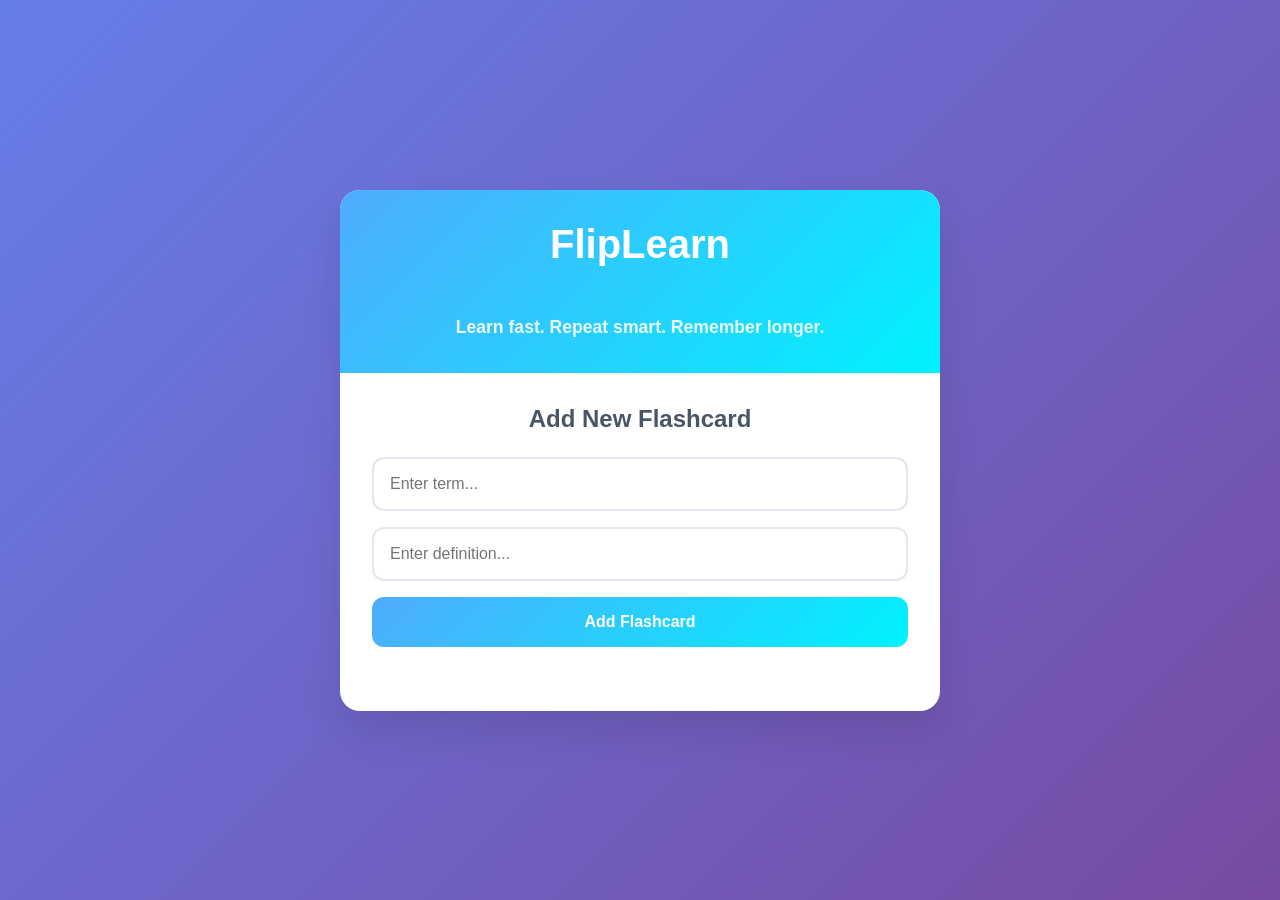
<file: LexiLoop/index.html>
<!DOCTYPE html>
<html lang="en">
<head>
    <meta charset="UTF-8">
    <meta name="viewport" content="width=device-width, initial-scale=1.0">
    <title>FlipLearn - Learn fast. Repeat smart. Remember longer.</title>
    <link rel="stylesheet" href="style.css">
</head>
<body>
    <div class="container">
        <header>
            <h1><span class="logo">FlipLearn</span><br>
            <small>Learn fast. Repeat smart. Remember longer.</small></h1>
        </header>

        <!-- Add Flashcard Section -->
        <section id="add-section" class="section active">
            <h2>Add New Flashcard</h2>
            <form id="flashcard-form">
                <input type="text" id="term" placeholder="Enter term..." required>
                <input type="text" id="definition" placeholder="Enter definition..." required>
                <button type="submit">Add Flashcard</button>
            </form>
            <div id="flashcard-list"></div>
        </section>

        <!-- Study Mode Section -->
        <section id="study-section" class="section">
            <div class="mastery-tracker">
                <div class="progress-container">
                    <div id="progress-bar" class="progress-bar"></div>
                </div>
                <p id="mastery-percent">0% Mastery</p>
            </div>
            <div id="current-card" class="flashcard" style="display: none;">
                <div class="card-content">
                    <h3 id="card-term"></h3>
                    <p id="card-definition" style="display: none;"></p>
                </div>
                <div class="card-actions">
                    <button id="flip-btn">Flip</button>
                    <button id="learned-btn">Learned ✓</button>
                    <button id="not-learned-btn">Not Learned ✗</button>
                </div>
            </div>
            <div class="study-controls">
                <button id="start-study">Start Study Mode</button>
                <button id="end-study">End Study Mode</button>
            </div>
        </section>
    </div>

    <script src="script.js"></script>
</body>
</html>
</file>
<file: LexiLoop/style.css>
/* Reset and Base Styles */
* {
    margin: 0;
    padding: 0;
    box-sizing: border-box;
}

body {
    font-family: -apple-system, BlinkMacSystemFont, 'Segoe UI', Roboto, sans-serif;
    background: linear-gradient(135deg, #667eea 0%, #764ba2 100%);
    min-height: 100vh;
    display: flex;
    align-items: center;
    justify-content: center;
    color: #333;
}

.container {
    max-width: 600px;
    width: 90%;
    background: white;
    border-radius: 20px;
    box-shadow: 0 20px 40px rgba(0,0,0,0.1);
    overflow: hidden;
}

header {
    background: linear-gradient(135deg, #4facfe 0%, #00f2fe 100%);
    color: white;
    text-align: center;
    padding: 2rem;
}

.logo {
    font-size: 2.5rem;
    font-weight: 700;
    display: block;
}

header small {
    opacity: 0.9;
    font-size: 1.1rem;
}

/* Sections */
.section {
    padding: 2rem;
    display: none;
}

.section.active {
    display: block;
}

h2 {
    margin-bottom: 1.5rem;
    color: #4a5568;
    text-align: center;
}

/* Form Styles */
#flashcard-form {
    display: flex;
    flex-direction: column;
    gap: 1rem;
    margin-bottom: 2rem;
}

#flashcard-form input {
    padding: 1rem;
    border: 2px solid #e2e8f0;
    border-radius: 12px;
    font-size: 1rem;
    transition: border-color 0.3s;
}

#flashcard-form input:focus {
    outline: none;
    border-color: #4facfe;
}

#flashcard-form button,
button {
    background: linear-gradient(135deg, #4facfe 0%, #00f2fe 100%);
    color: white;
    border: none;
    padding: 1rem 2rem;
    border-radius: 12px;
    font-size: 1rem;
    font-weight: 600;
    cursor: pointer;
    transition: transform 0.2s, box-shadow 0.2s;
}

#flashcard-form button:hover,
button:hover {
    transform: translateY(-2px);
    box-shadow: 0 10px 20px rgba(79, 172, 254, 0.3);
}

/* Flashcard List */
.flashcard-item {
    background: #f7fafc;
    border: 2px solid #e2e8f0;
    border-radius: 12px;
    padding: 1.5rem;
    margin-bottom: 1rem;
    display: flex;
    justify-content: space-between;
    align-items: center;
}

.flashcard-term {
    font-weight: 600;
    font-size: 1.1rem;
    color: #2d3748;
}

.flashcard-definition {
    color: #4a5568;
    font-style: italic;
    margin-top: 0.5rem;
}

.item-actions {
    display: flex;
    gap: 0.5rem;
}

.edit-btn, .delete-btn {
    padding: 0.5rem 1rem;
    font-size: 0.9rem;
}

.delete-btn {
    background: #e53e3e;
}

.edit-btn {
    background: #ed8936;
}

/* Study Mode */
.mastery-tracker {
    text-align: center;
    margin-bottom: 2rem;
}

.progress-container {
    width: 100%;
    height: 12px;
    background: #e2e8f0;
    border-radius: 6px;
    overflow: hidden;
    margin-bottom: 0.5rem;
}

.progress-bar {
    height: 100%;
    background: linear-gradient(90deg, #48bb78, #38a169);
    width: 0%;
    transition: width 0.5s ease;
}

#mastery-percent {
    font-size: 1.2rem;
    font-weight: 700;
    color: #2d3748;
}

.flashcard {
    background: white;
    border: 3px solid #e2e8f0;
    border-radius: 20px;
    padding: 2.5rem;
    text-align: center;
    box-shadow: 0 10px 30px rgba(0,0,0,0.1);
    max-width: 400px;
    margin: 0 auto 2rem;
}

.card-content h3 {
    font-size: 2rem;
    color: #2d3748;
    margin-bottom: 1rem;
}

.card-content p {
    font-size: 1.3rem;
    color: #4a5568;
}

.card-actions {
    display: flex;
    gap: 1rem;
    justify-content: center;
    margin-top: 2rem;
}

#flip-btn {
    background: #805ad5;
    flex: 1;
    max-width: 120px;
}

#learned-btn {
    background: #48bb78;
    flex: 1;
}

#not-learned-btn {
    background: #f56565;
    flex: 1;
}

.study-controls {
    display: flex;
    gap: 1rem;
    justify-content: center;
}

#start-study {
    background: #48bb78;
    flex: 1;
}

#end-study {
    background: #ed8936;
    flex: 1;
}

/* Mobile Responsiveness */
@media (max-width: 600px) {
    .container {
        width: 95%;
        margin: 1rem;
    }
    
    header {
        padding: 1.5rem 1rem;
    }
    
    .logo {
        font-size: 2rem;
    }
    
    .flashcard-item {
        flex-direction: column;
        gap: 1rem;
        text-align: center;
    }
    
    .item-actions {
        width: 100%;
        justify-content: center;
    }
    
    .card-actions {
        flex-direction: column;
    }
    
    .study-controls {
        flex-direction: column;
    }
}
</file>
